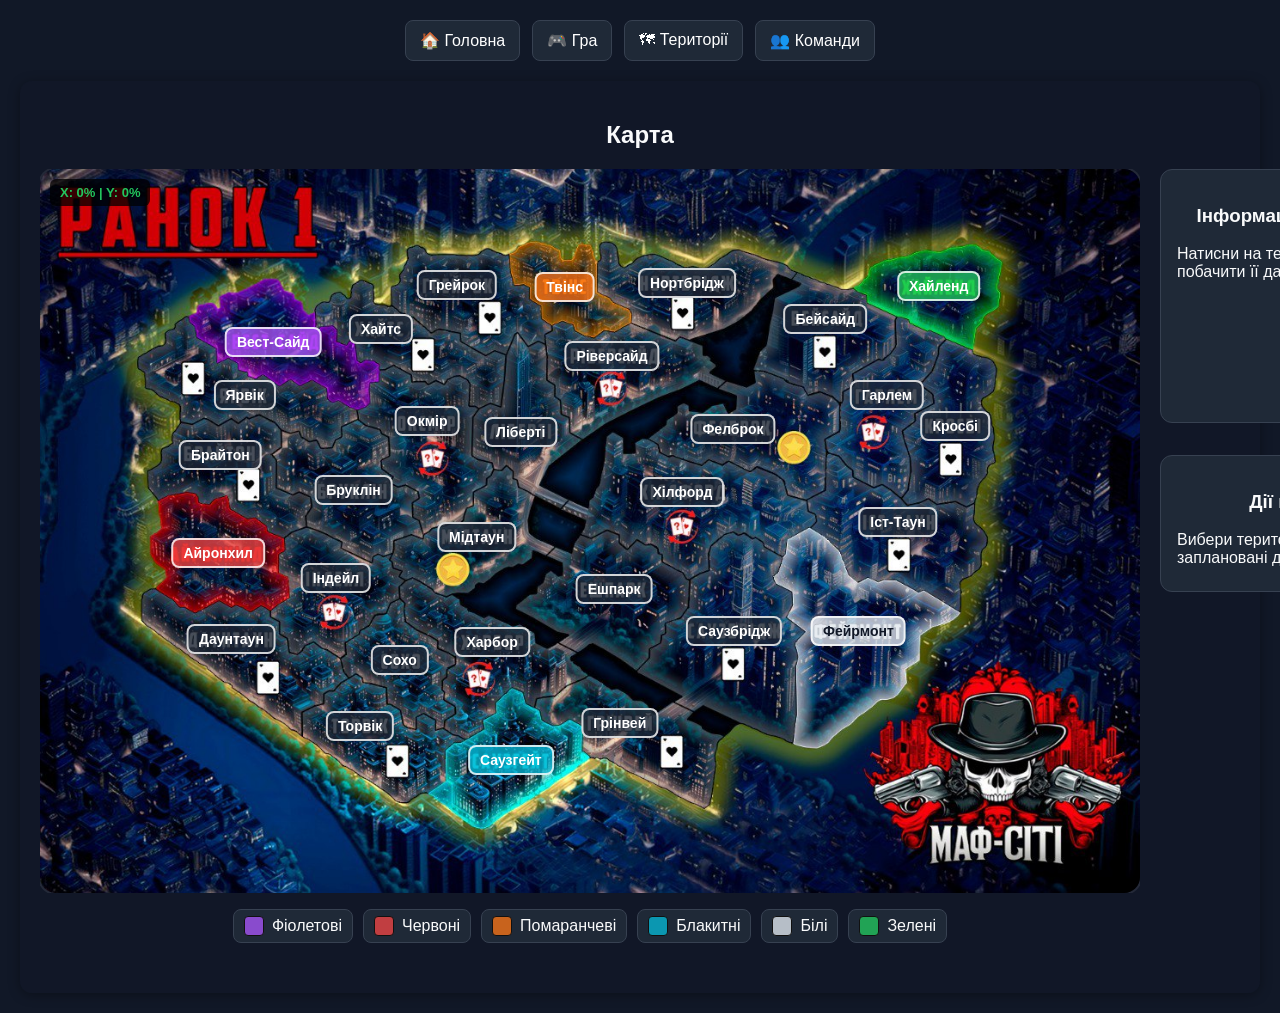
<file: map.html>
<!DOCTYPE html>
<html lang="uk">
<head>
  <meta charset="UTF-8">
  <title>DEV | Маф Сіті — Карта</title>
  <link rel="stylesheet" href="style.css">
</head>
<body>

<div class="nav">
  <a href="index.html">🏠 Головна</a>
  <a href="map.html">🎮 Гра</a>
  <a href="territories.html">🗺 Території</a>
  <a href="teams.html">👥 Команди</a>
</div>

<div id="app"></div>

<script src="map.js"></script>
<script src="game.js"></script>

<script>
function initMapPage() {
  state.deck = shuffleArray(createDeck());
  state.teams = createTeams();
  state.deck = dealStartingCards(state.teams, state.deck);
  state.territories = createTerritoriesFromMap();

  assignStartingTerritories(state.teams, state.territories);

  renderGame();
}

initMapPage();
</script>

</body>
</html>
</file>
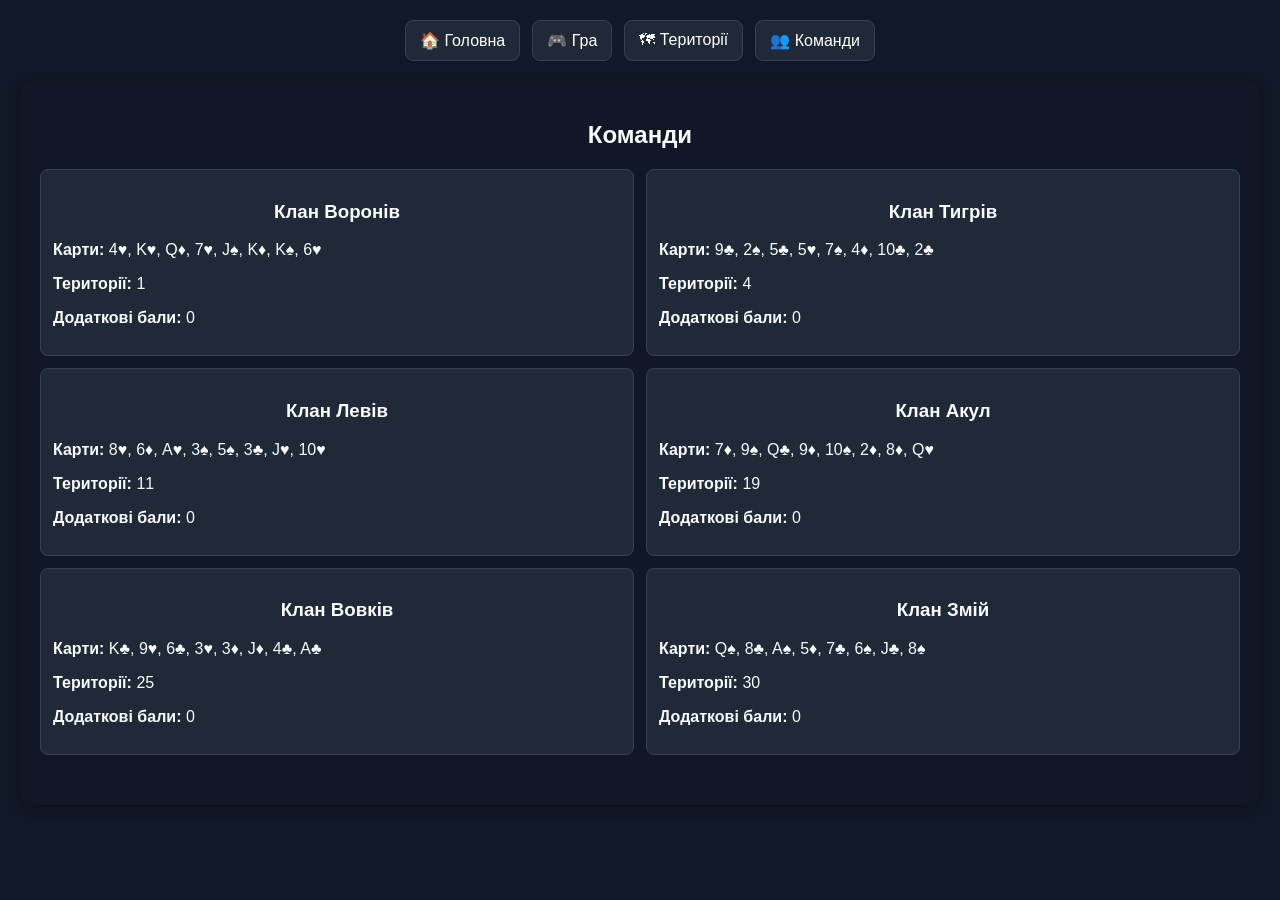
<file: teams.html>
<!DOCTYPE html>
<html lang="uk">
<head>
  <meta charset="UTF-8">
  <title> DEV | Команди</title>
  <link rel="stylesheet" href="style.css">
</head>
<body>

<div class="nav">
  <a href="index.html">🏠 Головна</a>
  <a href="map.html">🎮 Гра</a>
  <a href="territories.html">🗺 Території</a>
  <a href="teams.html">👥 Команди</a>
</div>

<div id="app"></div>

<script src="map.js"></script>
<script src="game.js"></script>

<script>
function initPage() {
  state.deck = shuffleArray(createDeck());
  state.teams = createTeams();
  state.deck = dealStartingCards(state.teams, state.deck);
  state.territories = createTerritoriesFromMap();

  assignStartingTerritories(state.teams, state.territories);

  const app = document.getElementById("app");
  app.innerHTML = `
    <div class="section">
      <h2>Команди</h2>
      ${renderTeams(state.teams)}
    </div>
  `;
}

initPage();
</script>

</body>
</html>
</file>
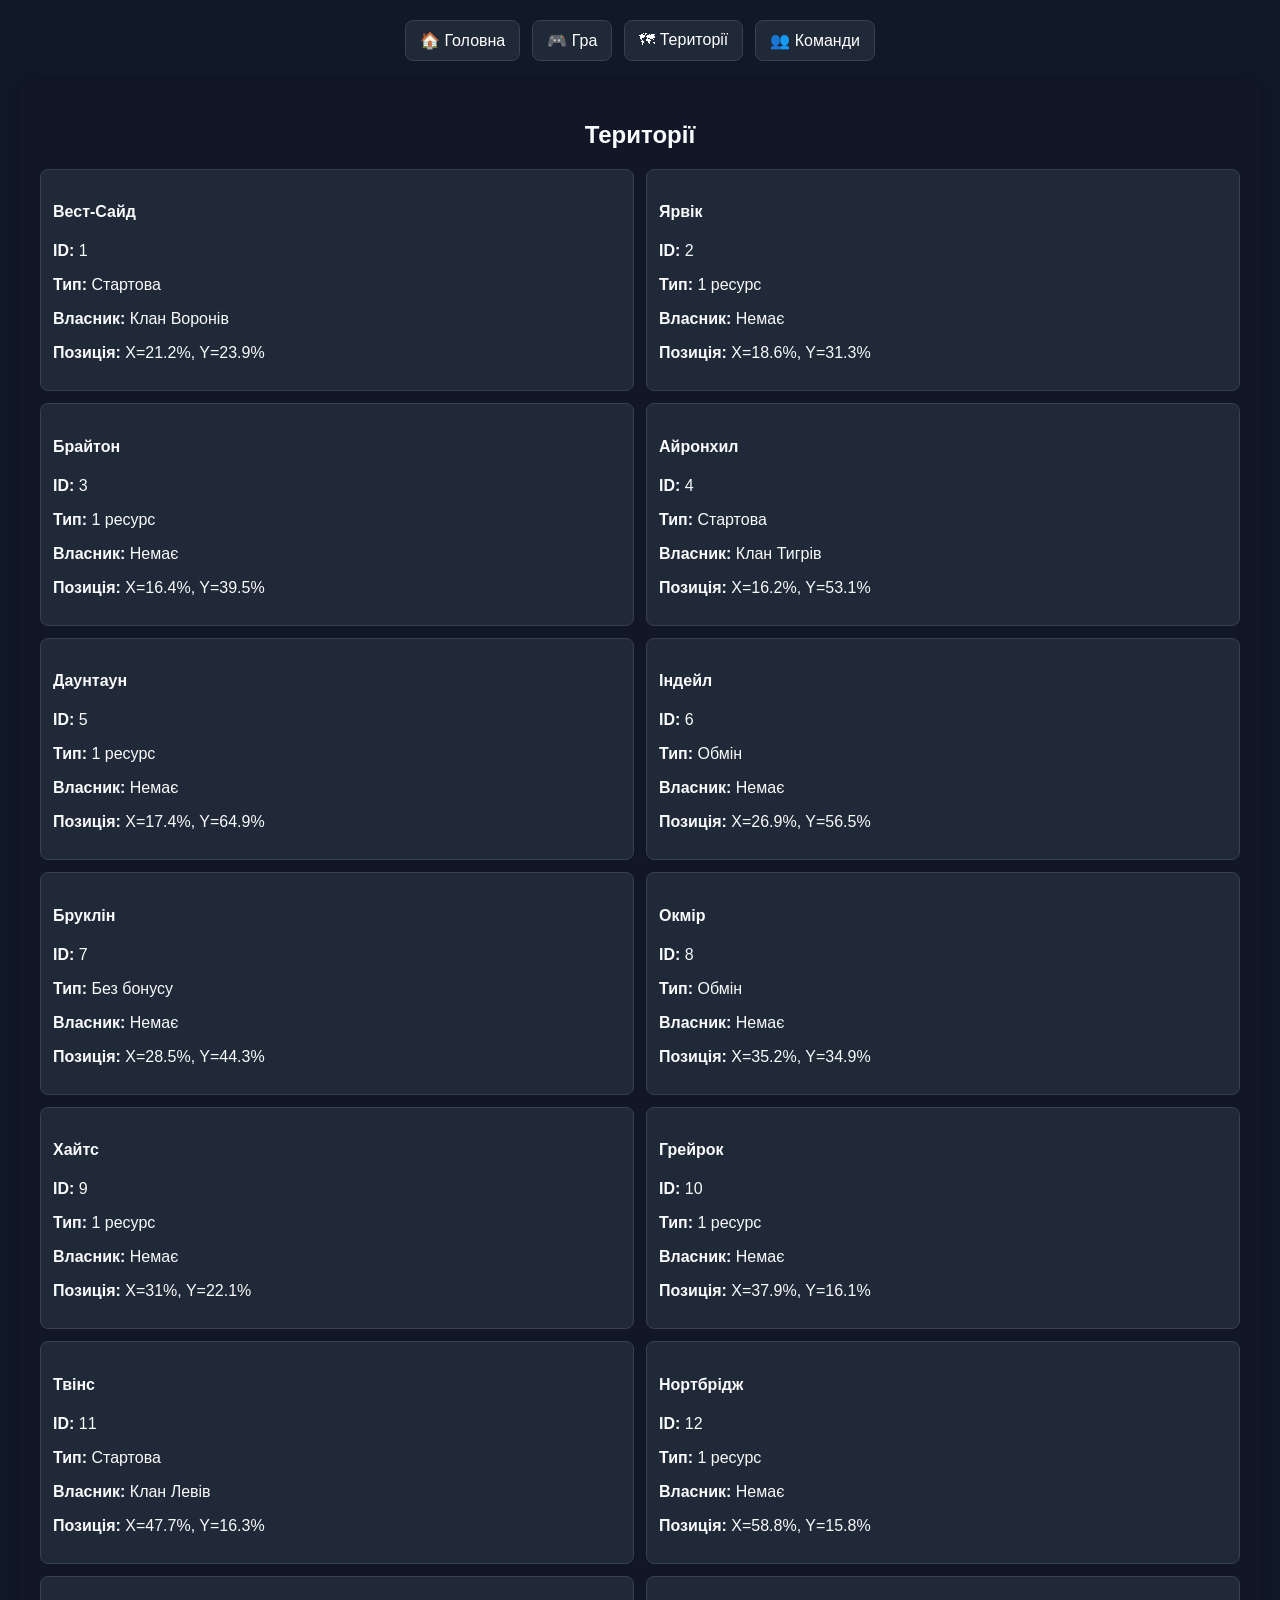
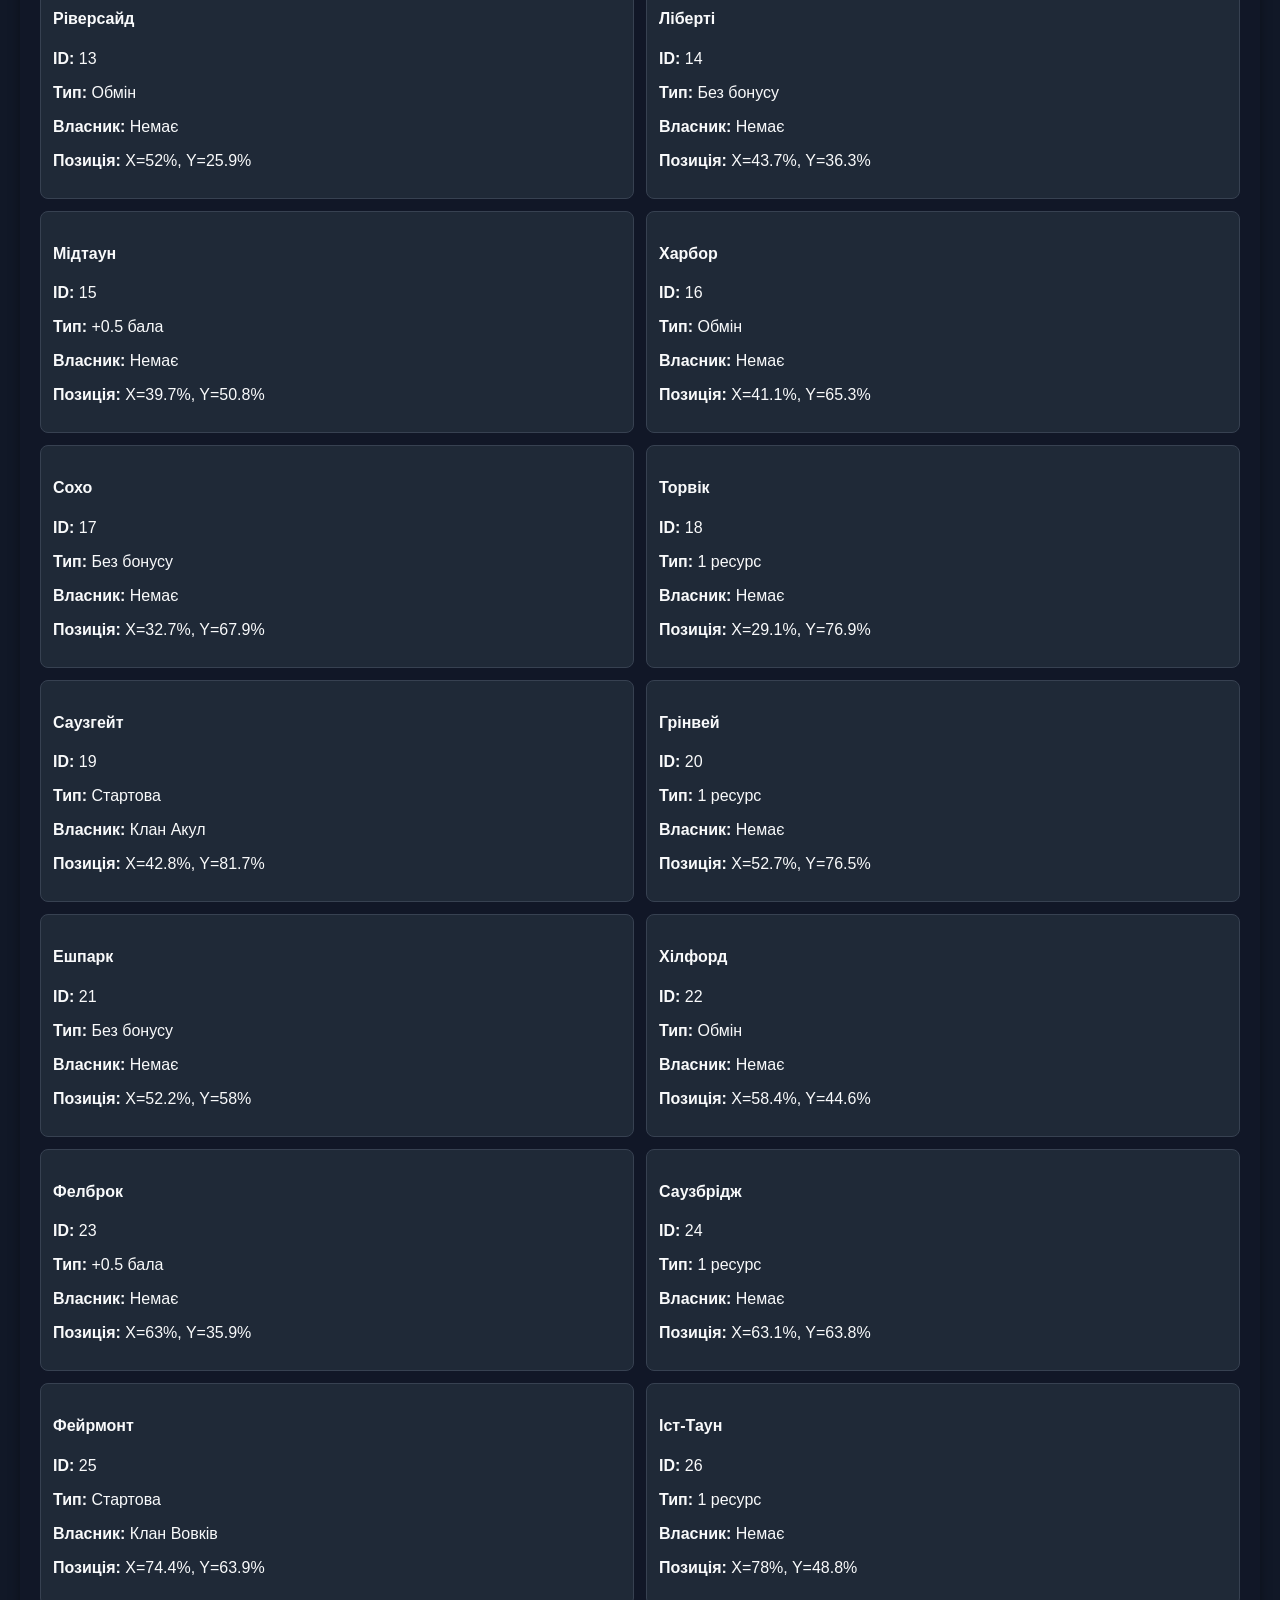
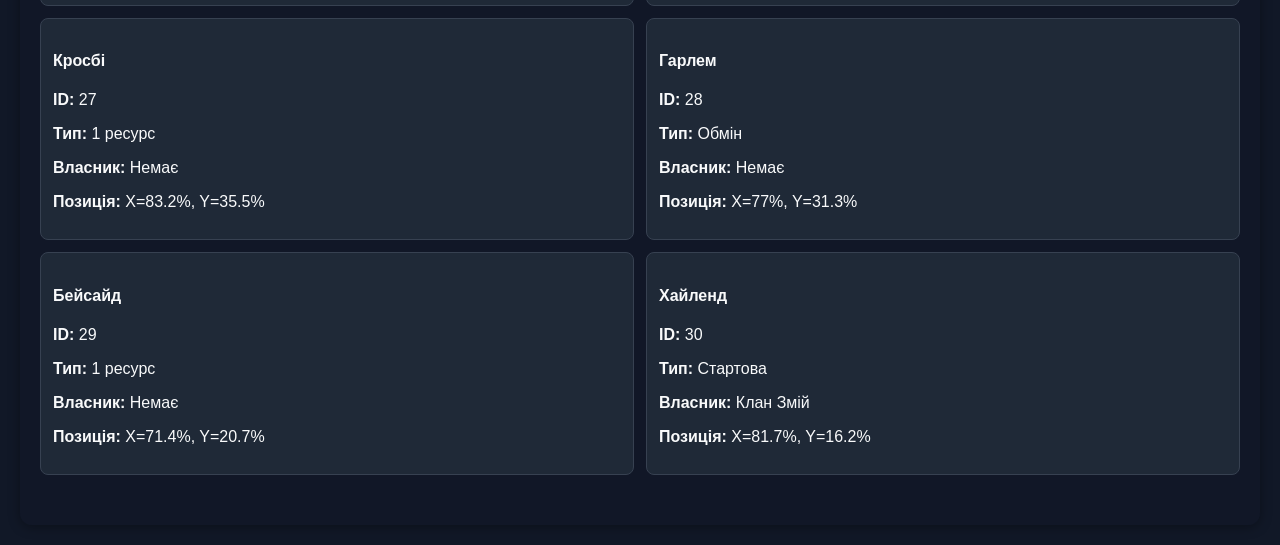
<file: territories.html>
<!DOCTYPE html>
<html lang="uk">
<head>
  <meta charset="UTF-8">
  <title>DEV | Території</title>
  <link rel="stylesheet" href="style.css">
</head>
<body>

<div class="nav">
  <a href="index.html">🏠 Головна</a>
  <a href="map.html">🎮 Гра</a>
  <a href="territories.html">🗺 Території</a>
  <a href="teams.html">👥 Команди</a>
</div>

<div id="app"></div>

<script src="map.js"></script>
<script src="game.js"></script>

<script>
function initPage() {
  state.deck = shuffleArray(createDeck());
  state.teams = createTeams();
  state.territories = createTerritoriesFromMap();

  assignStartingTerritories(state.teams, state.territories);

  const app = document.getElementById("app");
  app.innerHTML = `
    <div class="section">
      <h2>Території</h2>
      ${renderTerritoriesList(state.territories)}
    </div>
  `;
}

initPage();
</script>

</body>
</html>
</file>
<file: style.css>
body {
  margin: 0;
  padding: 20px;
  font-family: Arial, sans-serif;
  background: #111827;
  color: #f9fafb;
}

.container {
  max-width: 1400px;
  margin: 0 auto;
}

h1, h2, h3 {
  text-align: center;
}

#app {
  background: rgba(17, 24, 39, 0.9);
  border-radius: 12px;
  padding: 20px;
  min-height: 400px;
  box-shadow: 0 2px 12px rgba(0, 0, 0, 0.35);
}

.section {
  margin-bottom: 30px;
}

.teams-list {
  display: grid;
  grid-template-columns: repeat(2, 1fr);
  gap: 12px;
}

.team-card {
  padding: 12px;
  border: 1px solid #374151;
  border-radius: 8px;
  background: #1f2937;
}

.map-layout {
  display: grid;
  grid-template-columns: 1fr 320px;
  gap: 20px;
  align-items: start;
}

.map-wrapper {
  display: flex;
  justify-content: center;
  overflow-x: auto;
}

.real-map {
  position: relative;
  width: 1100px;
  aspect-ratio: 2048 / 1348;
  background-image: url("./assets/maf-city-round1.png");
  background-size: cover;
  background-position: center;
  border-radius: 16px;
  overflow: hidden;
  box-shadow: 0 0 0 2px rgba(255, 255, 255, 0.08);
}

.territory-label {
  position: absolute;
  transform: translate(-50%, -50%);
  padding: 6px 10px;
  border-radius: 8px;
  font-size: 14px;
  font-weight: bold;
  line-height: 1;
  white-space: nowrap;
  border: 2px solid rgba(255, 255, 255, 0.8);
  background: rgba(0, 0, 0, 0.65);
  color: white;
  cursor: pointer;
  user-select: none;
  transition: transform 0.15s ease, box-shadow 0.15s ease, border-color 0.15s ease;
}

.territory-label:hover {
  transform: translate(-50%, -50%) scale(1.05);
  box-shadow: 0 0 12px rgba(255, 255, 255, 0.3);
}

.territory-label.selected {
  border-color: #facc15;
  box-shadow: 0 0 16px rgba(250, 204, 21, 0.8);
  transform: translate(-50%, -50%) scale(1.08);
}

.owner-none {
  background: rgba(31, 41, 55, 0.75);
}

.owner-1 {
  background: rgba(168, 85, 247, 0.78);
}

.owner-2 {
  background: rgba(239, 68, 68, 0.78);
}

.owner-3 {
  background: rgba(249, 115, 22, 0.78);
}

.owner-4 {
  background: rgba(6, 182, 212, 0.78);
}

.owner-5 {
  background: rgba(226, 232, 240, 0.78);
  color: #111827;
}

.owner-6 {
  background: rgba(34, 197, 94, 0.78);
}

.info-panel {
  background: #1f2937;
  border: 1px solid #374151;
  border-radius: 12px;
  padding: 16px;
  min-height: 220px;
}

.info-panel p {
  margin: 10px 0;
}

.legend {
  display: flex;
  flex-wrap: wrap;
  gap: 10px;
  justify-content: center;
  margin-top: 16px;
}

.legend-item {
  display: flex;
  align-items: center;
  gap: 8px;
  background: #1f2937;
  border: 1px solid #374151;
  border-radius: 8px;
  padding: 6px 10px;
}

.legend-color {
  width: 18px;
  height: 18px;
  border: 1px solid #111;
  border-radius: 4px;
}

.territories-grid {
  display: grid;
  grid-template-columns: repeat(2, 1fr);
  gap: 12px;
}

.territory-card {
  padding: 12px;
  border: 1px solid #374151;
  border-radius: 8px;
  background: #1f2937;
}

@media (max-width: 1200px) {
  .map-layout {
    grid-template-columns: 1fr;
  }

  .teams-list,
  .territories-grid {
    grid-template-columns: 1fr;
  }
}

.debug-coords {
  position: absolute;
  top: 10px;
  left: 10px;
  background: rgba(0, 0, 0, 0.75);
  color: #22c55e;
  padding: 6px 10px;
  border-radius: 6px;
  font-size: 13px;
  font-weight: bold;
  pointer-events: none;
}

.controls {
  display: flex;
  gap: 10px;
  justify-content: center;
  margin-bottom: 16px;
  flex-wrap: wrap;
}

.control-button {
  background: #2563eb;
  color: white;
  border: none;
  border-radius: 8px;
  padding: 10px 16px;
  cursor: pointer;
  font-weight: bold;
}

.control-button:hover {
  background: #1d4ed8;
}

.control-button.secondary {
  background: #4b5563;
}

.control-button.secondary:hover {
  background: #374151;
}

.territory-label.attack-source {
  border-color: #22c55e;
  box-shadow: 0 0 14px rgba(34, 197, 94, 0.9);
}

.territory-label.attack-target {
  border-color: #ef4444;
  box-shadow: 0 0 14px rgba(239, 68, 68, 0.9);
}

.territory-label.attack-available {
  border-color: #60a5fa;
  box-shadow: 0 0 12px rgba(96, 165, 250, 0.8);
}

.attack-panel {
  background: #1f2937;
  border: 1px solid #374151;
  border-radius: 12px;
  padding: 16px;
  margin-top: 16px;
}

.attack-panel p {
  margin: 8px 0;
}

.side-panels {
  display: flex;
  flex-direction: column;
  gap: 16px;
}

.defense-panel {
  background: #1f2937;
  border: 1px solid #374151;
  border-radius: 12px;
  padding: 16px;
}

.defense-panel p {
  margin: 8px 0;
}

.territory-label.defended {
  box-shadow: 0 0 0 3px rgba(250, 204, 21, 0.95);
}

.nav {
  display: flex;
  gap: 12px;
  justify-content: center;
  margin-bottom: 20px;
}

.nav a {
  text-decoration: none;
  background: #1f2937;
  color: white;
  padding: 10px 14px;
  border-radius: 8px;
  border: 1px solid #374151;
  transition: 0.2s;
}

.nav a:hover {
  background: #374151;
}

.menu-container {
  height: 100vh;
  display: flex;
  flex-direction: column;
  justify-content: center;
  align-items: center;
  background: radial-gradient(circle at top, #111827, #020617);
}

.game-title {
  font-size: 56px;
  margin-bottom: 40px;
  color: #ef4444;
  text-shadow: 0 0 20px rgba(239, 68, 68, 0.6);
}

.menu-buttons {
  display: flex;
  flex-direction: column;
  gap: 16px;
}

.menu-button {
  text-decoration: none;
  background: #1f2937;
  color: white;
  padding: 14px 28px;
  border-radius: 10px;
  border: 1px solid #374151;
  font-size: 18px;
  transition: 0.2s;
  text-align: center;
}

.menu-button:hover {
  background: #374151;
  transform: scale(1.05);
}

.territory-action-menu {
  display: flex;
  gap: 8px;
  flex-wrap: wrap;
  margin-top: 14px;
}

.territory-context-menu {
  position: absolute;
  background: rgba(17, 24, 39, 0.96);
  border: 1px solid #374151;
  border-radius: 10px;
  padding: 8px;
  display: flex;
  gap: 8px;
  flex-wrap: wrap;
  z-index: 50;
  box-shadow: 0 6px 20px rgba(0, 0, 0, 0.35);
}

.territory-context-menu .control-button {
  padding: 8px 12px;
  font-size: 14px;
}

.control-button.attack {
  background: #dc2626;
}

.control-button.attack:hover {
  background: #b91c1c;
}

.control-button.defense {
  background: #16a34a;
}

.control-button.defense:hover {
  background: #15803d;
}

.control-button {
  padding: 8px 14px;
  border-radius: 8px;
  border: none;
  cursor: pointer;
  font-weight: 600;
  transition: 0.2s;
}

/* 🔵 ПІДТВЕРДИТИ */
.control-button.primary {
  background: #2563eb;
  color: white;
}

.control-button.primary:hover {
  background: #1d4ed8;
}

/* ⚪ СКАСУВАТИ */
.control-button.secondary {
  background: #6b7280;
  color: white;
}

.control-button.secondary:hover {
  background: #4b5563;
}

.cards-container {
  display: flex;
  flex-wrap: wrap;
  gap: 6px;
  margin-top: 10px;
}

.card {
  width: 42px;
  height: 58px;
  background: white;
  border-radius: 6px;
  display: flex;
  align-items: center;
  justify-content: center;
  font-weight: bold;
  cursor: pointer;
  border: 2px solid transparent;
  user-select: none;
}

.card.selected {
  border: 2px solid #2563eb;
  transform: translateY(-4px);
}

.card.♦,
.card.♥ {
  color: red;
}

.card.♠,
.card.♣ {
  color: black;
}
</file>
